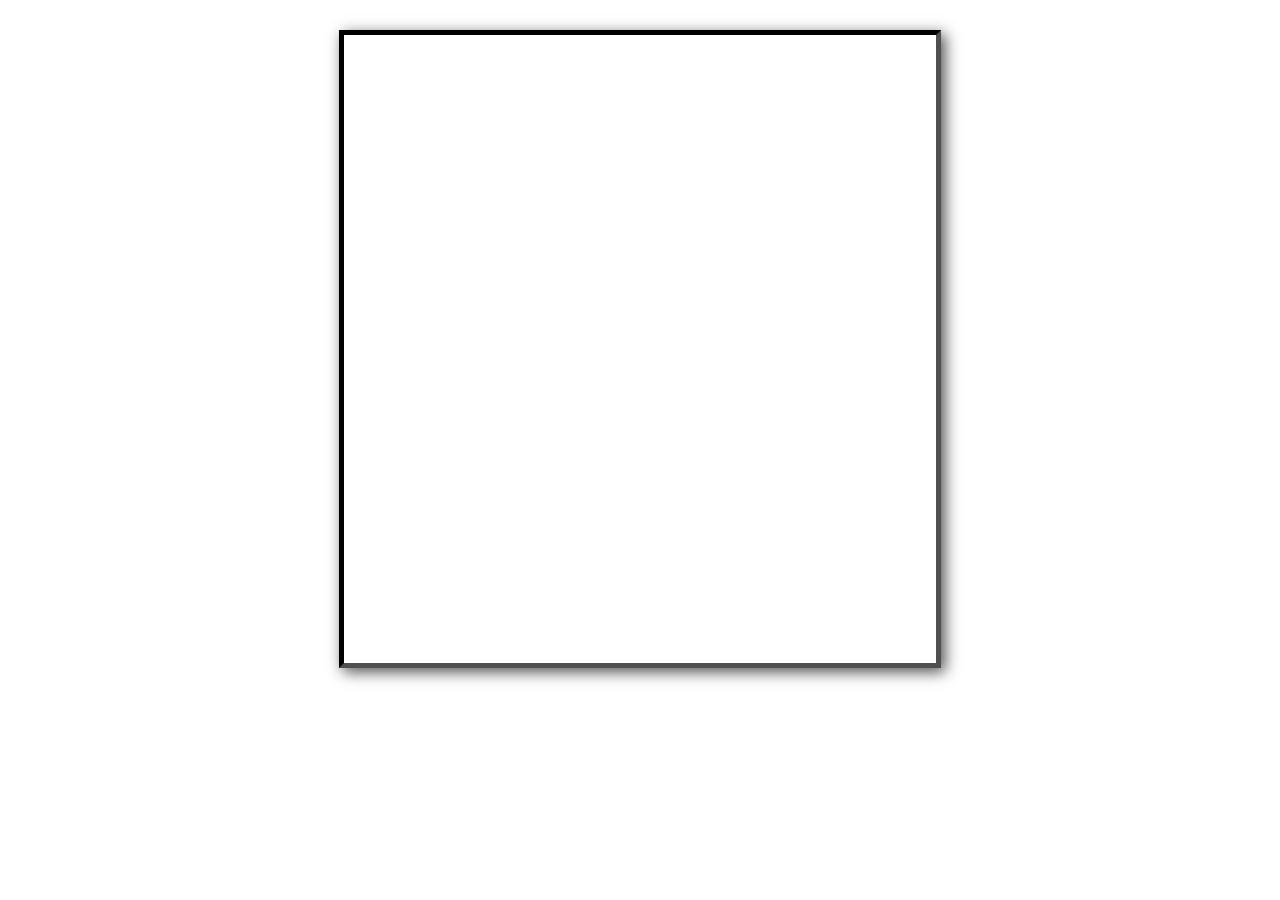
<file: magazines.html>
<!DOCTYPE html>
<html lang="en">

<head>
    <meta charset="UTF-8">
    <meta name="viewport" content="width=device-width, initial-scale=1.0">
    <title>Magazines</title>
    <link rel="stylesheet" href="styles_mag.css">
</head>

<body>
    <!-- embed responsive iframe -->
    <!-- ======================= -->

    <div id="Iframe-Master-CC-and-Rs" class="set-margin set-padding set-border set-box-shadow center-block-horiz">
        <div class="responsive-wrapper responsive-wrapper-wxh-572x612" style="-webkit-overflow-scrolling: touch; overflow: auto;">

            <iframe src="//www.slideshare.net/slideshow/embed_code/key/78NW2yxg5UZMM3">
                <p style="font-size: 110%;"><em><strong>ERROR: </strong>
                        An &#105;frame should be displayed here but your browser version does not support &#105;frames.
                    </em>Please update your browser to its most recent version and try again.</p>
            </iframe>

        </div>
    </div>

</body>

</html>
</file>
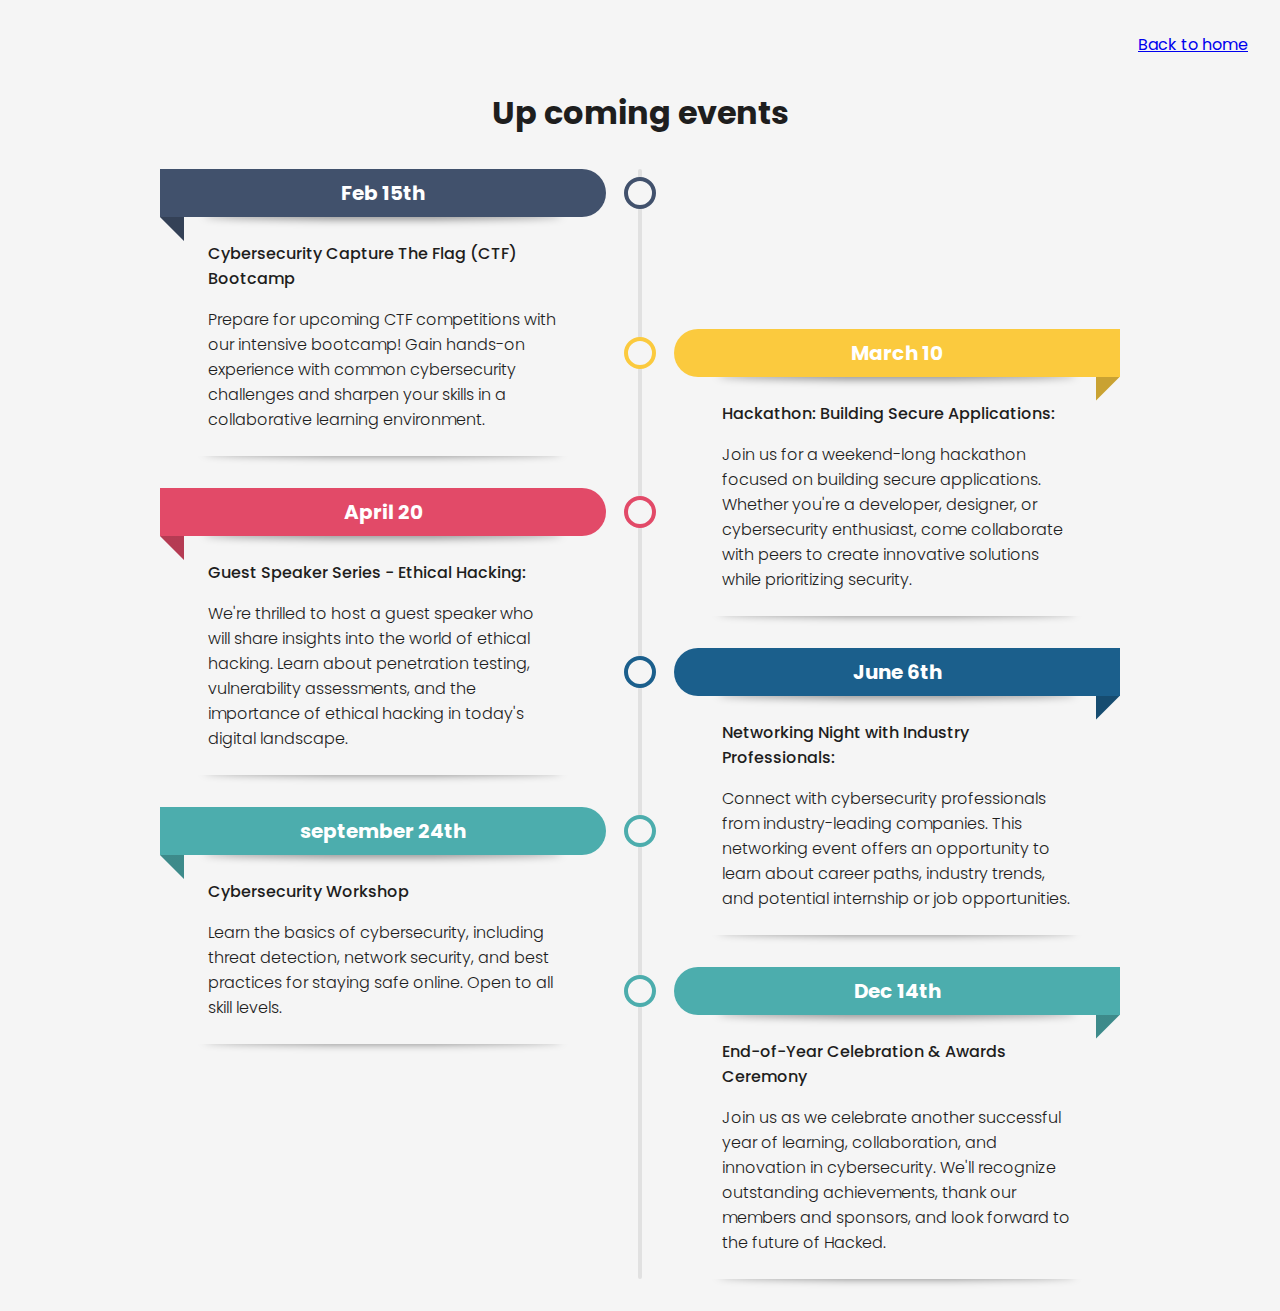
<file: Upcoming_events.html>
<!DOCTYPE html>
<html lang="en">

<head>
    <meta charset="UTF-8">
    <meta name="viewport" content="width=device-width, initial-scale=1.0">
    <title>Upcoming Events</title>
    <link rel="stylesheet" href="./styles_up_events.css">
</head>

<body>
<a href="./index.html" style="text-align: right;">Back to home</a>
    
    <h1>Up coming events</h1>
<ul>
    <li style="--accent-color:#41516C">
        <div class="date">Feb 15th</div>
        <div class="title">Cybersecurity Capture The Flag (CTF) Bootcamp</div>
        <div class="descr">Prepare for upcoming CTF competitions with our intensive bootcamp! Gain hands-on experience with common cybersecurity challenges and sharpen your skills in a collaborative learning environment.</div>
    </li>
    <li style="--accent-color:#FBCA3E">
        <div class="date">March 10</div>
        <div class="title">Hackathon: Building Secure Applications:</div>
        <div class="descr">Join us for a weekend-long hackathon focused on building secure applications. Whether you're a developer, designer, or cybersecurity enthusiast, come collaborate with peers to create innovative solutions while prioritizing security.</div>
    </li>
    <li style="--accent-color:#E24A68">
        <div class="date">April 20</div>
        <div class="title">Guest Speaker Series - Ethical Hacking: </div>
        <div class="descr">We're thrilled to host a guest speaker who will share insights into the world of ethical hacking. Learn about penetration testing, vulnerability assessments, and the importance of ethical hacking in today's digital landscape.</div>
    </li>
    <li style="--accent-color:#1B5F8C">
        <div class="date">June 6th</div>
        <div class="title">Networking Night with Industry Professionals:</div>
        <div class="descr">Connect with cybersecurity professionals from industry-leading companies. This networking event offers an opportunity to learn about career paths, industry trends, and potential internship or job opportunities.</div>
    </li>
    <li style="--accent-color:#4CADAD">
        <div class="date">september 24th</div>
        <div class="title">Cybersecurity Workshop</div>
        <div class="descr">Learn the basics of cybersecurity, including threat detection, network security, and best practices for staying safe online. Open to all skill levels.</div>
    </li>
    <li style="--accent-color:#4CADAD">
        <div class="date">Dec 14th</div>
        <div class="title">End-of-Year Celebration & Awards Ceremony</div>
        <div class="descr">Join us as we celebrate another successful year of learning, collaboration, and innovation in cybersecurity. We'll recognize outstanding achievements, thank our members and sponsors, and look forward to the future of Hacked.





        </div>
    </li>
</ul>
</body>

</html>
</file>
<file: styles_mag.css>
/* CSS for responsive iframe */
/* ========================= */

/* outer wrapper: set max-width & max-height; max-height greater than padding-bottom % will be ineffective and height will = padding-bottom % of max-width */
#Iframe-Master-CC-and-Rs {
    max-width: 512px;
    max-height: 100%;
    overflow: hidden;
}

/* inner wrapper: make responsive */
.responsive-wrapper {
    position: relative;
    height: 0;
    /* gets height from padding-bottom */

    /* put following styles (necessary for overflow and scrolling handling on mobile devices) inline in .responsive-wrapper around iframe because not stable in CSS:
      -webkit-overflow-scrolling: touch; overflow: auto; */

}

.responsive-wrapper iframe {
    position: absolute;
    top: 0;
    left: 0;
    width: 100%;
    height: 100%;

    margin: 0;
    padding: 0;
    border: none;
}

/* padding-bottom = h/w as % -- sets aspect ratio */
/* YouTube video aspect ratio */
.responsive-wrapper-wxh-572x612 {
    padding-bottom: 107%;
}

/* general styles */
/* ============== */
.set-border {
    border: 5px inset #4f4f4f;
}

.set-box-shadow {
    -webkit-box-shadow: 4px 4px 14px #4f4f4f;
    -moz-box-shadow: 4px 4px 14px #4f4f4f;
    box-shadow: 4px 4px 14px #4f4f4f;
}

.set-padding {
    padding: 40px;
}

.set-margin {
    margin: 30px;
}

.center-block-horiz {
    margin-left: auto !important;
    margin-right: auto !important;
}
</file>
<file: styles_up_events.css>
@import url("https://fonts.googleapis.com/css2?family=Poppins:wght@300;500;700&display=swap");

*,
*::before,
*::after {
    margin: 0;
    padding: 0;
    box-sizing: border-box;
}

body {
    --color: rgba(30, 30, 30);
    --bgColor: rgba(245, 245, 245);
    min-height: 100vh;
    display: grid;
    align-content: center;
    gap: 2rem;
    padding: 2rem;
    font-family: "Poppins", sans-serif;
    color: var(--color);
    background: var(--bgColor);
}

h1 {
    text-align: center;
}

ul {
    --col-gap: 2rem;
    --row-gap: 2rem;
    --line-w: 0.25rem;
    display: grid;
    grid-template-columns: var(--line-w) 1fr;
    grid-auto-columns: max-content;
    column-gap: var(--col-gap);
    list-style: none;
    width: min(60rem, 90%);
    margin-inline: auto;
}

/* line */
ul::before {
    content: "";
    grid-column: 1;
    grid-row: 1 / span 20;
    background: rgb(225, 225, 225);
    border-radius: calc(var(--line-w) / 2);
}

/* columns*/

/* row gaps */
ul li:not(:last-child) {
    margin-bottom: var(--row-gap);
}

/* card */
ul li {
    grid-column: 2;
    --inlineP: 1.5rem;
    margin-inline: var(--inlineP);
    grid-row: span 2;
    display: grid;
    grid-template-rows: min-content min-content min-content;
}

/* date */
ul li .date {
    --dateH: 3rem;
    height: var(--dateH);
    margin-inline: calc(var(--inlineP) * -1);

    text-align: center;
    background-color: var(--accent-color);

    color: white;
    font-size: 1.25rem;
    font-weight: 700;

    display: grid;
    place-content: center;
    position: relative;

    border-radius: calc(var(--dateH) / 2) 0 0 calc(var(--dateH) / 2);
}

/* date flap */
ul li .date::before {
    content: "";
    width: var(--inlineP);
    aspect-ratio: 1;
    background: var(--accent-color);
    background-image: linear-gradient(rgba(0, 0, 0, 0.2) 100%, transparent);
    position: absolute;
    top: 100%;

    clip-path: polygon(0 0, 100% 0, 0 100%);
    right: 0;
}

/* circle */
ul li .date::after {
    content: "";
    position: absolute;
    width: 2rem;
    aspect-ratio: 1;
    background: var(--bgColor);
    border: 0.3rem solid var(--accent-color);
    border-radius: 50%;
    top: 50%;

    transform: translate(50%, -50%);
    right: calc(100% + var(--col-gap) + var(--line-w) / 2);
}

/* title descr */
ul li .title,
ul li .descr {
    background: var(--bgColor);
    position: relative;
    padding-inline: 1.5rem;
}

ul li .title {
    overflow: hidden;
    padding-block-start: 1.5rem;
    padding-block-end: 1rem;
    font-weight: 500;
}

ul li .descr {
    padding-block-end: 1.5rem;
    font-weight: 300;
}

/* shadows */
ul li .title::before,
ul li .descr::before {
    content: "";
    position: absolute;
    width: 90%;
    height: 0.5rem;
    background: rgba(0, 0, 0, 0.5);
    left: 50%;
    border-radius: 50%;
    filter: blur(4px);
    transform: translate(-50%, 50%);
}

ul li .title::before {
    bottom: calc(100% + 0.125rem);
}

ul li .descr::before {
    z-index: -1;
    bottom: 0.25rem;
}

@media (min-width: 40rem) {
    ul {
        grid-template-columns: 1fr var(--line-w) 1fr;
    }

    ul::before {
        grid-column: 2;
    }

    ul li:nth-child(odd) {
        grid-column: 1;
    }

    ul li:nth-child(even) {
        grid-column: 3;
    }

    /* start second card */
    ul li:nth-child(2) {
        grid-row: 2/4;
    }

    ul li:nth-child(odd) .date::before {
        clip-path: polygon(0 0, 100% 0, 100% 100%);
        left: 0;
    }

    ul li:nth-child(odd) .date::after {
        transform: translate(-50%, -50%);
        left: calc(100% + var(--col-gap) + var(--line-w) / 2);
    }

    ul li:nth-child(odd) .date {
        border-radius: 0 calc(var(--dateH) / 2) calc(var(--dateH) / 2) 0;
    }
}

.credits {
    margin-top: 1rem;
    text-align: right;  
}

.credits a {
    color: var(--color);
}
</file>
